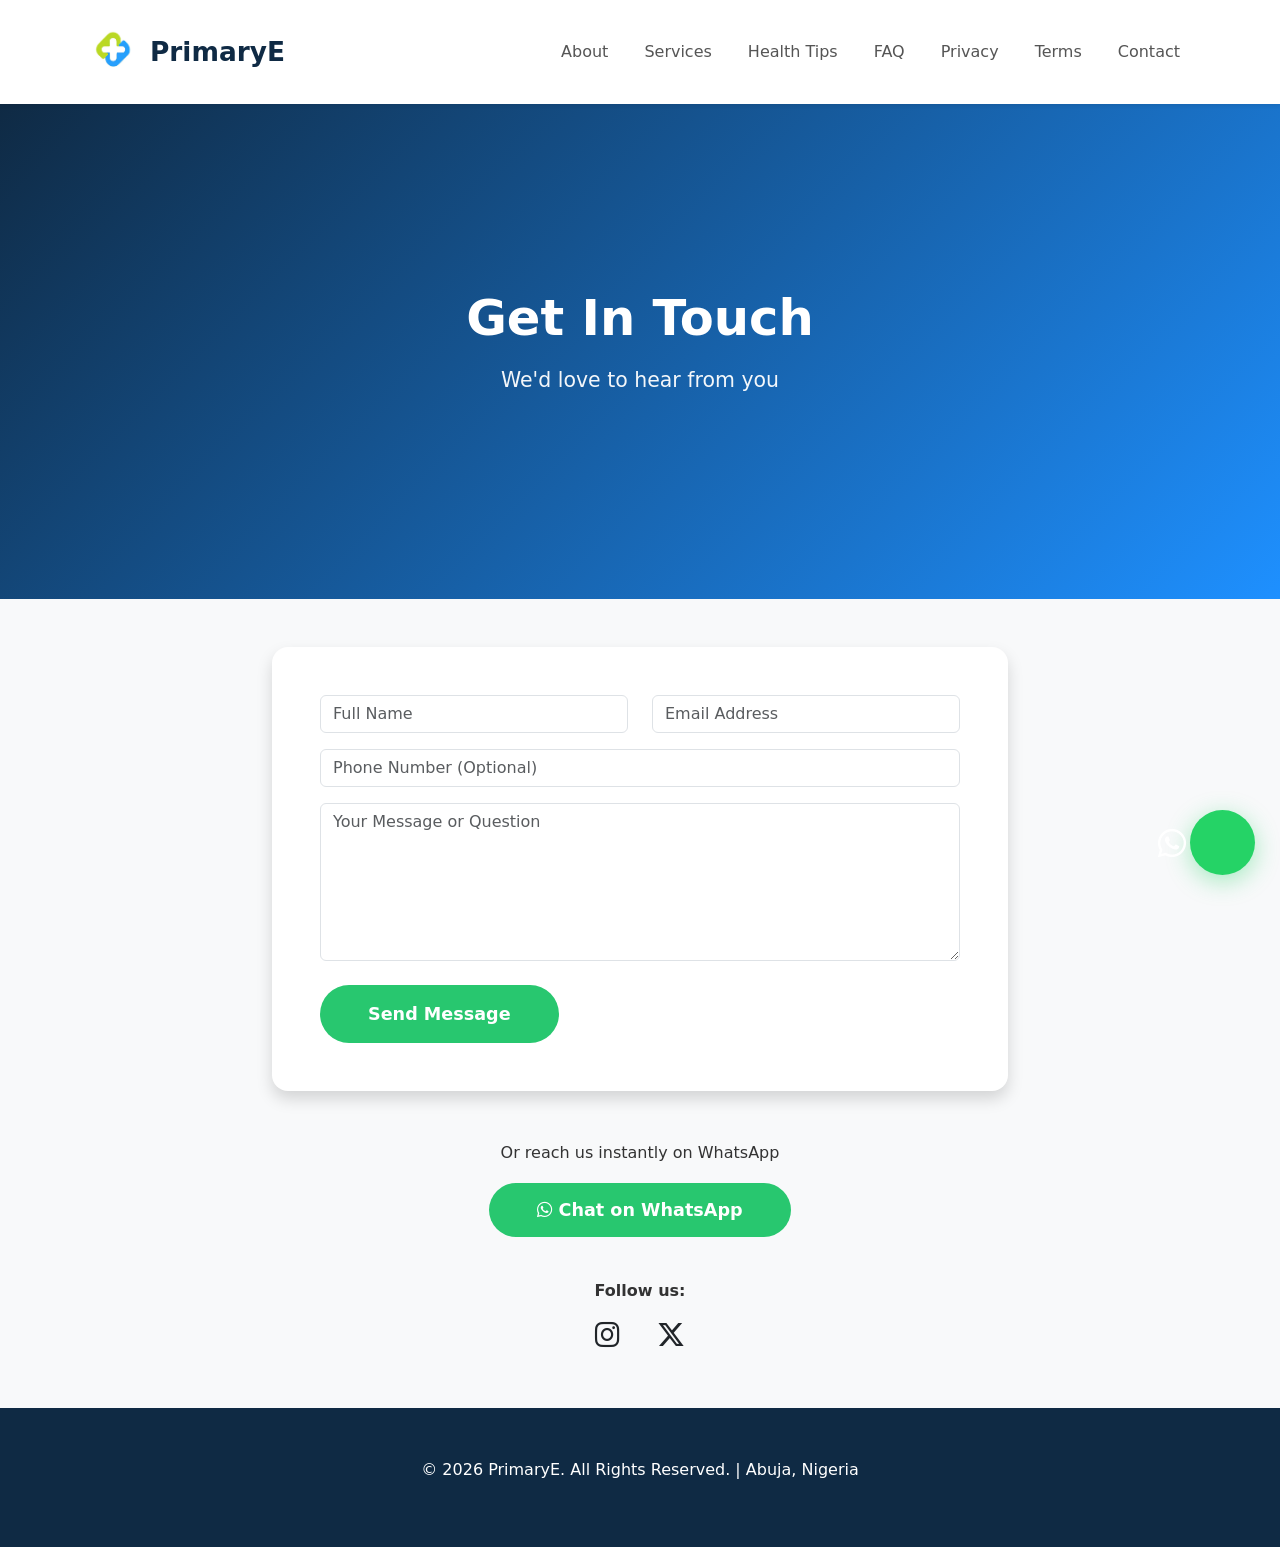
<file: contact.html>
<!DOCTYPE html>
<html lang="en">
<head>
  <meta charset="UTF-8">
  <meta name="viewport" content="width=device-width, initial-scale=1.0">
  <title>Contact Us - PrimaryE</title>
  <link href="https://cdn.jsdelivr.net/npm/bootstrap@5.3.0/dist/css/bootstrap.min.css" rel="stylesheet">
  <link rel="stylesheet" href="style.css">
  <link rel="stylesheet" href="https://cdnjs.cloudflare.com/ajax/libs/font-awesome/6.5.0/css/all.min.css">
</head>
<body>

  <!-- Navbar -->
  <nav class="navbar navbar-expand-lg navbar-light bg-white shadow-sm sticky-top">
    <div class="container">
      <a class="navbar-brand d-flex align-items-center" href="index.html">
        <img src="images/logo-icon.jpg" width="60" class="me-2">
        <strong>PrimaryE</strong>
      </a>
      
      <button class="navbar-toggler" type="button" data-bs-toggle="collapse" data-bs-target="#navbarNav">
        <span class="navbar-toggler-icon"></span>
      </button>

      <div class="collapse navbar-collapse" id="navbarNav">
        <div class="navbar-nav ms-auto">
          <a class="nav-link" href="about.html">About</a>
          <a class="nav-link" href="services.html">Services</a>
          <a class="nav-link" href="health-tips.html">Health Tips</a>
          <a class="nav-link" href="faq.html">FAQ</a>
          <a class="nav-link" href="privacy-policy.html">Privacy</a>
          <a class="nav-link" href="terms-of-service.html">Terms</a>
          <a class="nav-link" href="contact.html">Contact</a>
        </div>
      </div>
    </div>
  </nav>

  <!-- Hero -->
  <section class="hero text-center d-flex align-items-center" style="min-height: 55vh;">
    <div class="container">
      <h1 class="fw-bold display-4">Get In Touch</h1>
      <p class="lead mt-3">We'd love to hear from you</p>
    </div>
  </section>

  <section class="py-5">
    <div class="container">
      <div class="row justify-content-center">
        <div class="col-lg-8">
          <div class="card p-5 shadow">

            <!-- FormSubmit - Updated with correct redirect URL -->
            <form action="https://formsubmit.co/Primarye.info@gmail.com" method="POST">
              
              <div class="row">
                <div class="col-md-6 mb-3">
                  <input type="text" name="name" class="form-control" placeholder="Full Name" required>
                </div>
                <div class="col-md-6 mb-3">
                  <input type="email" name="email" class="form-control" placeholder="Email Address" required>
                </div>
              </div>

              <div class="mb-3">
                <input type="tel" name="phone" class="form-control" placeholder="Phone Number (Optional)">
              </div>

              <div class="mb-4">
                <textarea name="message" class="form-control" rows="6" placeholder="Your Message or Question" required></textarea>
              </div>

              <!-- Hidden fields -->
              <input type="hidden" name="_subject" value="New Contact Message from PrimaryE Website">
              <input type="hidden" name="_captcha" value="false">
              
              <!-- IMPORTANT: Full URL to thankyou.html - Replace with your actual domain if different -->
              <input type="hidden" name="_next" value="https://www.primaryehealth.com/thankyou.html">
              
              <input type="hidden" name="_autoresponse" value="Thank you for contacting PrimaryE. We have received your message and will respond as soon as possible.">

              <button type="submit" class="btn btn-success px-5 py-3">Send Message</button>
            </form>

          </div>
        </div>
      </div>

      <!-- WhatsApp & Social -->
      <div class="text-center mt-5">
        <p class="mb-3">Or reach us instantly on WhatsApp</p>
        <a href="https://wa.me/2349139106838" target="_blank" class="btn btn-success btn-lg px-5 mb-3">
          <i class="fab fa-whatsapp"></i> Chat on WhatsApp
        </a>

        <div class="mt-4">
          <p class="mb-2"><strong>Follow us:</strong></p>
          <a href="https://www.instagram.com/primary_ehealth?igsh=M3BwYjJieTd0aHF4&utm_source=qr" target="_blank" class="mx-3 text-dark fs-3"><i class="fab fa-instagram"></i></a>
          <a href="https://x.com/pharmprosper?s=21" target="_blank" class="mx-3 text-dark fs-3"><i class="fab fa-x-twitter"></i></a>
        </div>
      </div>
    </div>
  </section>

  <!-- Footer -->
  <footer class="py-5">
    <div class="container text-center">
      <p>&copy; 2026 PrimaryE. All Rights Reserved. | Abuja, Nigeria</p>
    </div>
  </footer>

  <!-- Floating WhatsApp -->
  <a href="https://wa.me/2349139106838" target="_blank" class="whatsapp-float">
    <i class="fab fa-whatsapp"></i>
    <span class="whatsapp-text">Chat on WhatsApp</span>
  </a>

  <script src="https://cdn.jsdelivr.net/npm/bootstrap@5.3.0/dist/js/bootstrap.bundle.min.js"></script>
</body>
</html>
</file>
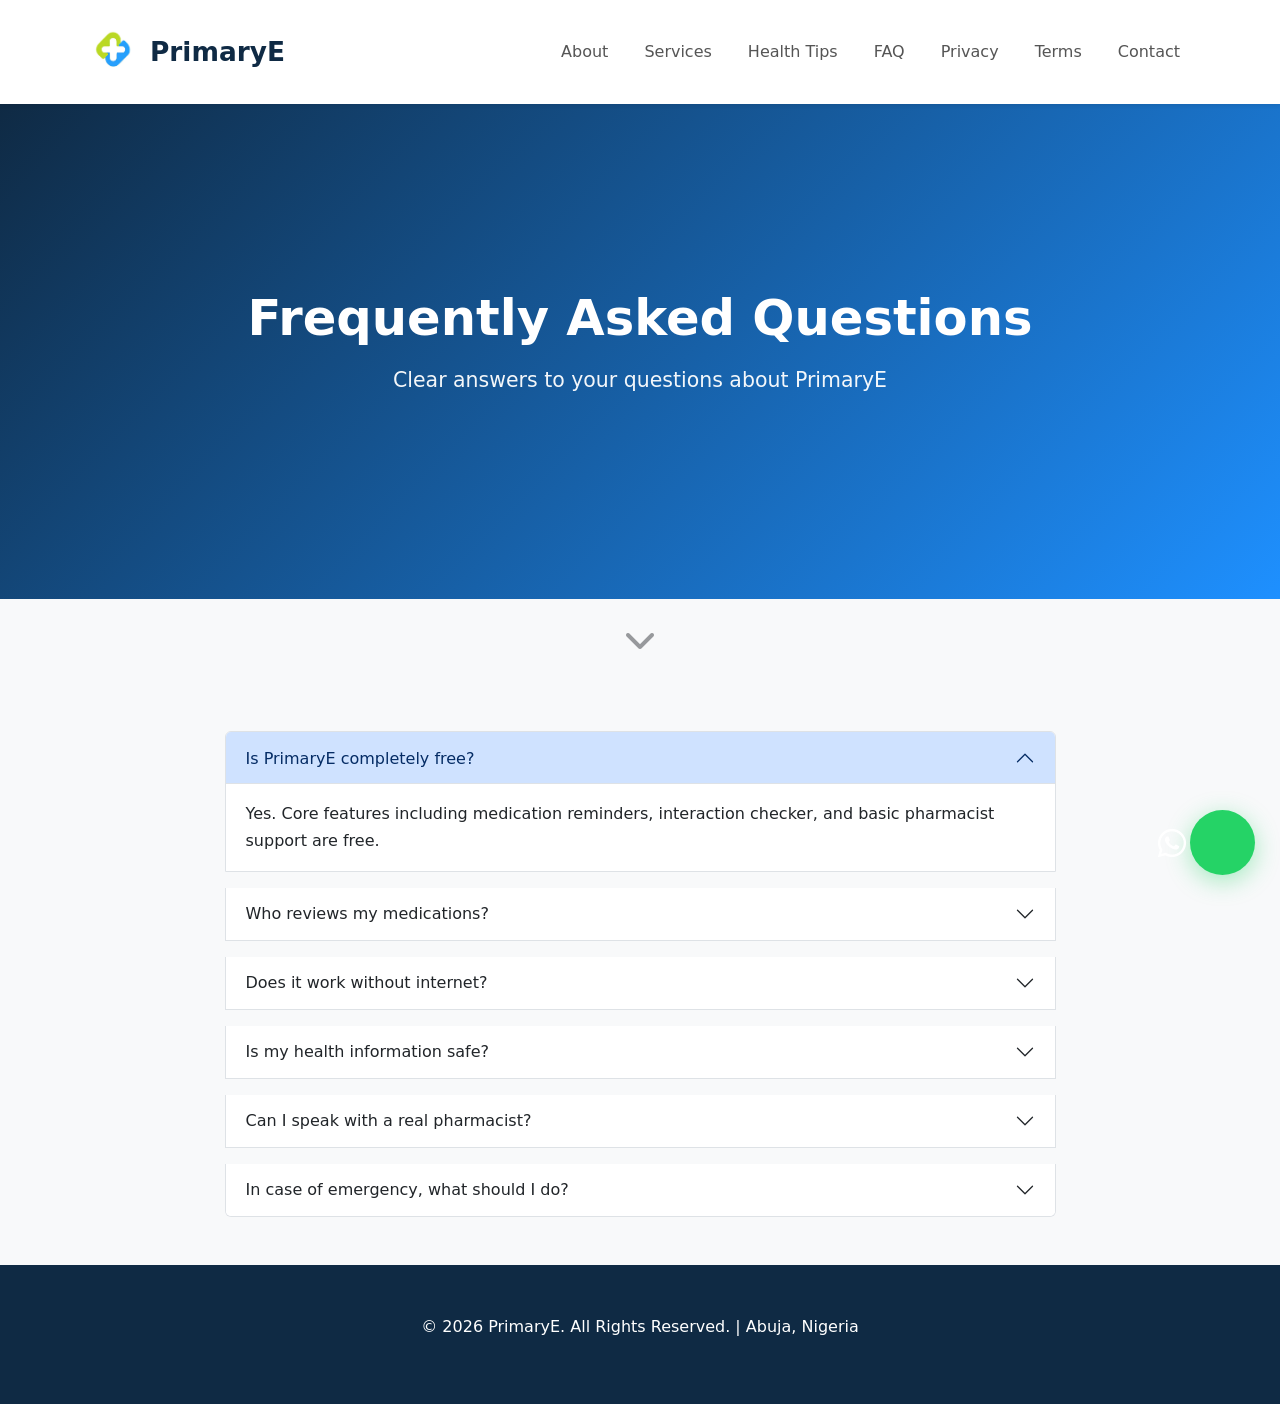
<file: faq.html>
<!DOCTYPE html>
<html lang="en">
<head>
  <meta charset="UTF-8">
  <meta name="viewport" content="width=device-width, initial-scale=1.0">
  <title>FAQ - PrimaryE</title>
  <link href="https://cdn.jsdelivr.net/npm/bootstrap@5.3.0/dist/css/bootstrap.min.css" rel="stylesheet">
  <link rel="stylesheet" href="style.css">
  <link rel="stylesheet" href="https://cdnjs.cloudflare.com/ajax/libs/font-awesome/6.5.0/css/all.min.css">
</head>
<body>

  <!-- Navbar -->
  <nav class="navbar navbar-expand-lg navbar-light bg-white shadow-sm sticky-top">
    <div class="container">
      <a class="navbar-brand d-flex align-items-center" href="index.html">
        <img src="images/logo-icon.jpg" width="60" class="me-2">
        <strong>PrimaryE</strong>
      </a>
      
      <button class="navbar-toggler" type="button" data-bs-toggle="collapse" data-bs-target="#navbarNav">
        <span class="navbar-toggler-icon"></span>
      </button>

      <div class="collapse navbar-collapse" id="navbarNav">
        <div class="navbar-nav ms-auto">
          <a class="nav-link" href="about.html">About</a>
          <a class="nav-link" href="services.html">Services</a>
          <a class="nav-link" href="health-tips.html">Health Tips</a>
          <a class="nav-link" href="faq.html">FAQ</a>
          <a class="nav-link" href="privacy-policy.html">Privacy</a>
          <a class="nav-link" href="terms-of-service.html">Terms</a>
          <a class="nav-link" href="contact.html">Contact</a>
        </div>
      </div>
    </div>
  </nav>

  <!-- Hero -->
  <section class="hero text-center d-flex align-items-center" style="min-height: 55vh;">
    <div class="container">
      <h1 class="fw-bold display-4">Frequently Asked Questions</h1>
      <p class="lead mt-3">Clear answers to your questions about PrimaryE</p>
    </div>
  </section>

  <div class="bg-light py-4 text-center">
    <div class="container">
      <i class="fas fa-chevron-down fa-2x text-muted" style="opacity: 0.6;"></i>
    </div>
  </div>

  <section class="py-5">
    <div class="container">
      <div class="row justify-content-center">
        <div class="col-lg-9">

          <div class="accordion" id="faqAccordion">

            <div class="accordion-item mb-3">
              <h2 class="accordion-header">
                <button class="accordion-button" type="button" data-bs-toggle="collapse" data-bs-target="#q1" aria-expanded="true">
                  Is PrimaryE completely free?
                </button>
              </h2>
              <div id="q1" class="accordion-collapse collapse show" data-bs-parent="#faqAccordion">
                <div class="accordion-body">Yes. Core features including medication reminders, interaction checker, and basic pharmacist support are free.</div>
              </div>
            </div>

            <div class="accordion-item mb-3">
              <h2 class="accordion-header">
                <button class="accordion-button collapsed" type="button" data-bs-toggle="collapse" data-bs-target="#q2">
                  Who reviews my medications?
                </button>
              </h2>
              <div id="q2" class="accordion-collapse collapse" data-bs-parent="#faqAccordion">
                <div class="accordion-body">All services are pharmacist-led. Licensed pharmacists supervise the platform and provide consultations.</div>
              </div>
            </div>

            <div class="accordion-item mb-3">
              <h2 class="accordion-header">
                <button class="accordion-button collapsed" type="button" data-bs-toggle="collapse" data-bs-target="#q3">
                  Does it work without internet?
                </button>
              </h2>
              <div id="q3" class="accordion-collapse collapse" data-bs-parent="#faqAccordion">
                <div class="accordion-body">Yes. Your medication list and reminders work fully offline. Only pharmacist chat requires internet.</div>
              </div>
            </div>

            <div class="accordion-item mb-3">
              <h2 class="accordion-header">
                <button class="accordion-button collapsed" type="button" data-bs-toggle="collapse" data-bs-target="#q4">
                  Is my health information safe?
                </button>
              </h2>
              <div id="q4" class="accordion-collapse collapse" data-bs-parent="#faqAccordion">
                <div class="accordion-body">Yes. We use strong encryption and never share your personal or health data without your permission.</div>
              </div>
            </div>

            <div class="accordion-item mb-3">
              <h2 class="accordion-header">
                <button class="accordion-button collapsed" type="button" data-bs-toggle="collapse" data-bs-target="#q5">
                  Can I speak with a real pharmacist?
                </button>
              </h2>
              <div id="q5" class="accordion-collapse collapse" data-bs-parent="#faqAccordion">
                <div class="accordion-body">Yes. You can chat directly with licensed pharmacists for personalized medication advice.</div>
              </div>
            </div>

            <div class="accordion-item">
              <h2 class="accordion-header">
                <button class="accordion-button collapsed" type="button" data-bs-toggle="collapse" data-bs-target="#q6">
                  In case of emergency, what should I do?
                </button>
              </h2>
              <div id="q6" class="accordion-collapse collapse" data-bs-parent="#faqAccordion">
                <div class="accordion-body">PrimaryE is not for emergencies. In any medical emergency, please call 112, 767 or visit the nearest hospital immediately.</div>
              </div>
            </div>

          </div>
        </div>
      </div>
    </div>
  </section>

  <!-- Footer -->
  <footer class="py-5">
    <div class="container text-center">
      <p>&copy; 2026 PrimaryE. All Rights Reserved. | Abuja, Nigeria</p>
    </div>
  </footer>

  <!-- Floating WhatsApp -->
  <a href="https://wa.me/2349139106838" target="_blank" class="whatsapp-float">
    <i class="fab fa-whatsapp"></i>
    <span class="whatsapp-text">Chat on WhatsApp</span>
  </a>

  <script src="https://cdn.jsdelivr.net/npm/bootstrap@5.3.0/dist/js/bootstrap.bundle.min.js"></script>
</body>
</html>
</file>
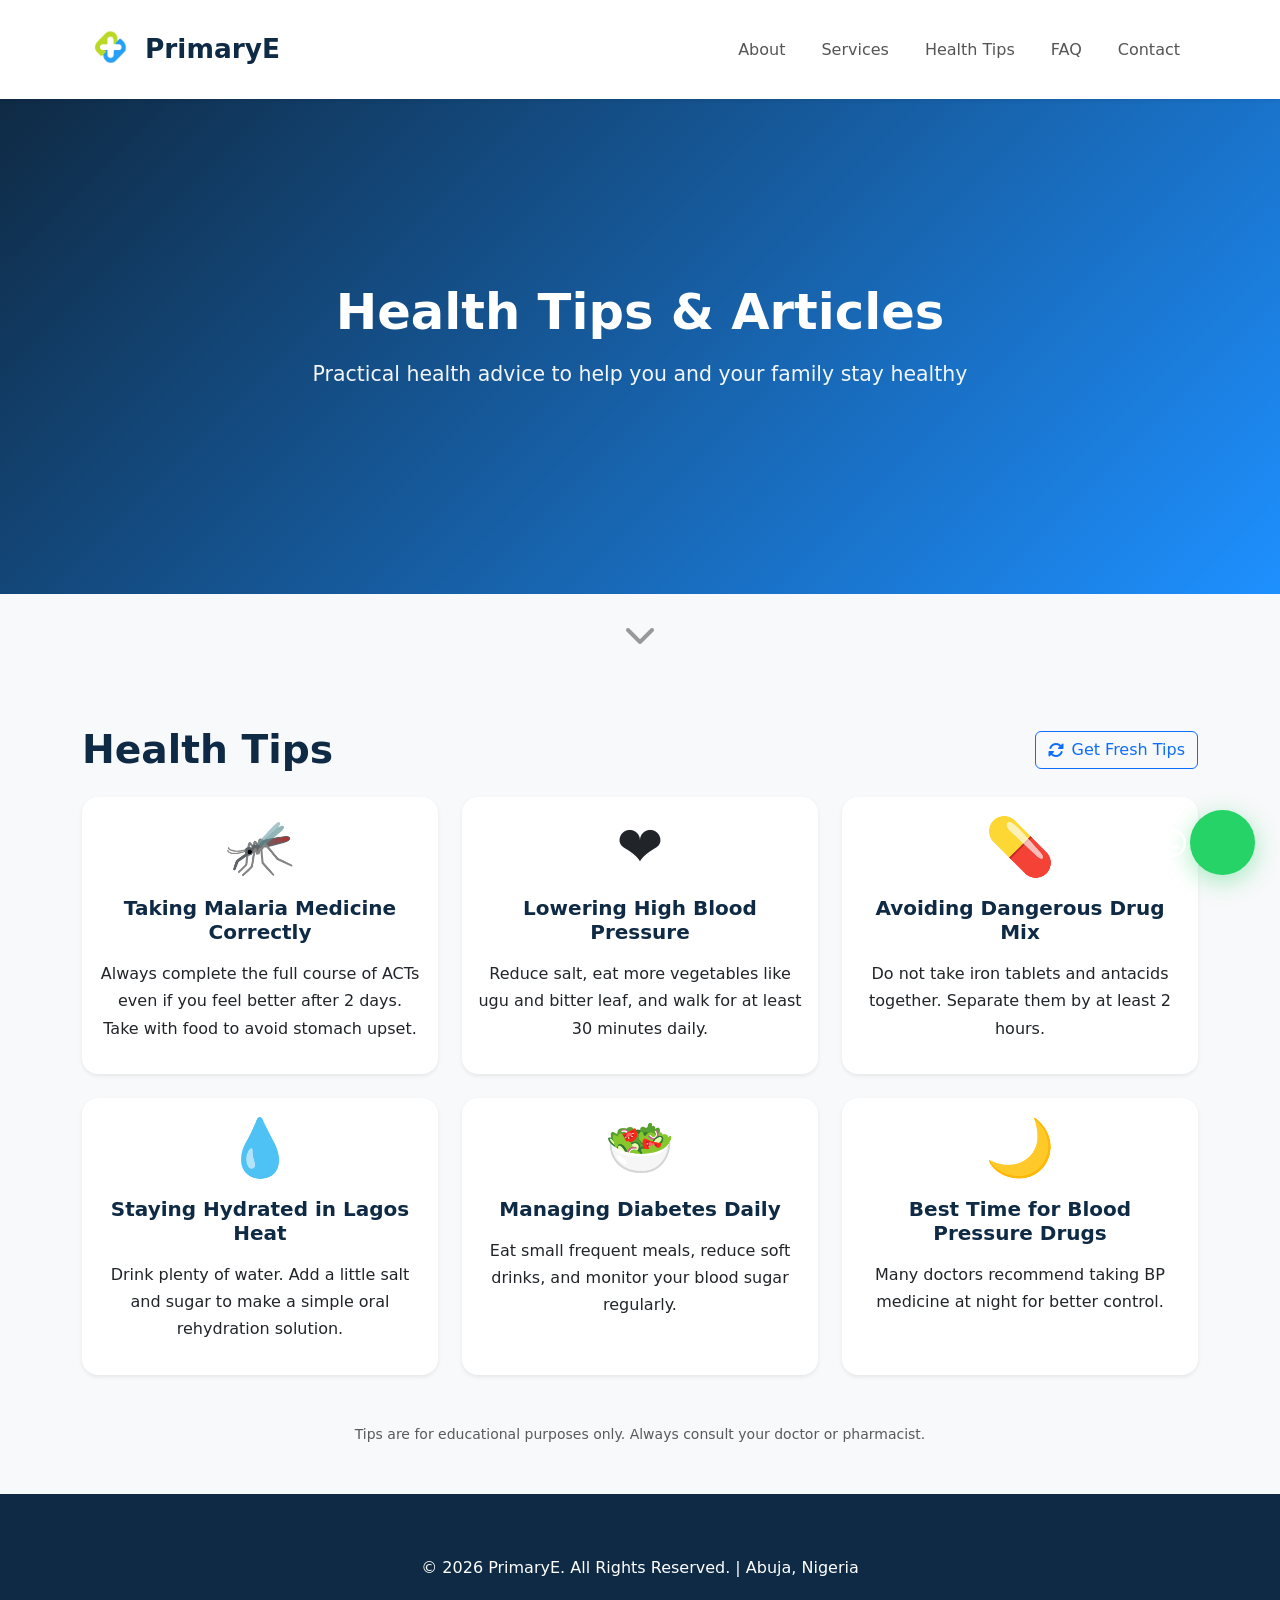
<file: health-tips.html>
<!DOCTYPE html>
<html lang="en">
<head>
  <meta charset="UTF-8">
  <meta name="viewport" content="width=device-width, initial-scale=1.0">
  <title>Health Tips - PrimaryE</title>
  <link href="https://cdn.jsdelivr.net/npm/bootstrap@5.3.0/dist/css/bootstrap.min.css" rel="stylesheet">
  <link rel="stylesheet" href="style.css">
  
  <link rel="stylesheet" href="https://cdnjs.cloudflare.com/ajax/libs/font-awesome/6.5.0/css/all.min.css">
</head>
<body>

  <!-- Navbar (same as before) -->
  <nav class="navbar navbar-expand-lg navbar-light bg-white shadow-sm sticky-top">
  <div class="container">
    <a class="navbar-brand d-flex align-items-center" href="index.html">
      <img src="images/logo-icon.jpg" width="55" class="me-2">
      <strong>PrimaryE</strong>
    </a>
    
    <button class="navbar-toggler" type="button" data-bs-toggle="collapse" data-bs-target="#navbarNav" 
            aria-controls="navbarNav" aria-expanded="false" aria-label="Toggle navigation">
      <span class="navbar-toggler-icon"></span>
    </button>

    <div class="collapse navbar-collapse" id="navbarNav">
      <div class="navbar-nav ms-auto">
        <a class="nav-link" href="about.html">About</a>
        <a class="nav-link" href="services.html">Services</a>
        <a class="nav-link" href="health-tips.html">Health Tips</a>
        <a class="nav-link" href="faq.html">FAQ</a>
        <a class="nav-link" href="contact.html">Contact</a>
      </div>
    </div>
  </div>
</nav>

  <!-- Hero -->
  <section class="hero text-center d-flex align-items-center" style="min-height: 55vh;">
    <div class="container">
      <h1 class="fw-bold display-4">Health Tips & Articles</h1>
      <p class="lead mt-3">Practical health advice to help you and your family stay healthy</p>
    </div>
  </section>

  <div class="bg-light py-4 text-center">
    <div class="container">
      <i class="fas fa-chevron-down fa-2x text-muted" style="opacity: 0.6;"></i>
    </div>
  </div>

  <section class="py-5">
    <div class="container">
      <div class="d-flex justify-content-between align-items-center mb-4 flex-wrap gap-3">
        <h2 class="section-title text-start mb-0">Health Tips</h2>
        <button onclick="loadFreshTips()" class="btn btn-outline-primary d-flex align-items-center gap-2">
          <i class="fas fa-sync-alt"></i>
          <span>Get Fresh Tips</span>
        </button>
      </div>

      <div id="loading" class="text-center py-5 d-none">
        <div class="spinner-border text-primary" role="status"></div>
        <p class="mt-3 text-muted">Loading tips...</p>
      </div>

      <div id="tips-container" class="row g-4"></div>

      <div class="text-center mt-5 text-muted small">
        Tips are for educational purposes only. Always consult your doctor or pharmacist.
      </div>
    </div>
  </section>

  <footer>
    <div class="container text-center">
      <p>&copy; 2026 PrimaryE. All Rights Reserved. | Abuja, Nigeria</p>
    </div>
  </footer>

  <script>
    const tipsContainer = document.getElementById('tips-container');
    const loading = document.getElementById('loading');

    // Reliable local tips (always works)
    const localTips = [
      { icon: "🦟", title: "Taking Malaria Medicine Correctly", text: "Always complete the full course of ACTs even if you feel better after 2 days. Take with food to avoid stomach upset." },
      { icon: "❤️", title: "Lowering High Blood Pressure", text: "Reduce salt, eat more vegetables like ugu and bitter leaf, and walk for at least 30 minutes daily." },
      { icon: "💊", title: "Avoiding Dangerous Drug Mix", text: "Do not take iron tablets and antacids together. Separate them by at least 2 hours." },
      { icon: "💧", title: "Staying Hydrated in Lagos Heat", text: "Drink plenty of water. Add a little salt and sugar to make a simple oral rehydration solution." },
      { icon: "🥗", title: "Managing Diabetes Daily", text: "Eat small frequent meals, reduce soft drinks, and monitor your blood sugar regularly." },
      { icon: "🌙", title: "Best Time for Blood Pressure Drugs", text: "Many doctors recommend taking BP medicine at night for better control." }
    ];

    async function loadFreshTips() {
      tipsContainer.innerHTML = '';
      loading.classList.remove('d-none');

      try {
        // Try real API (will probably fail due to CORS when testing locally)
        const res = await fetch('https://odphp.health.gov/myhealthfinder/api/v4/itemlist.json?Type=topic&Lang=en');
        const data = await res.json();
        // ... (we can keep this for when site is hosted)

        // For now, use local tips
        throw new Error("Using local tips");   // Force fallback for now

      } catch (e) {
        // Fallback to local tips (this will always run for now)
        let html = '';
        localTips.forEach(tip => {
          html += `
            <div class="col-md-6 col-lg-4">
              <div class="card h-100 shadow-sm">
                <div class="card-body text-center">
                  <div class="display-4 mb-3">${tip.icon}</div>
                  <h5>${tip.title}</h5>
                  <p class="mt-3">${tip.text}</p>
                </div>
              </div>
            </div>`;
        });
        tipsContainer.innerHTML = html;
      }

      loading.classList.add('d-none');
    }

    // Load tips when page opens
    window.onload = loadFreshTips;
  </script>
  <!-- Improved Floating WhatsApp Button -->
<a href="https://wa.me/2349139106838" 
   target="_blank" 
   class="whatsapp-float"
   title="Chat with us on WhatsApp">
  <i class="fab fa-whatsapp"></i>
  <span class="whatsapp-text">Chat on WhatsApp</span>
</a>
<script src="https://cdn.jsdelivr.net/npm/bootstrap@5.3.0/dist/js/bootstrap.bundle.min.js"></script>
</body>
</html>
</file>
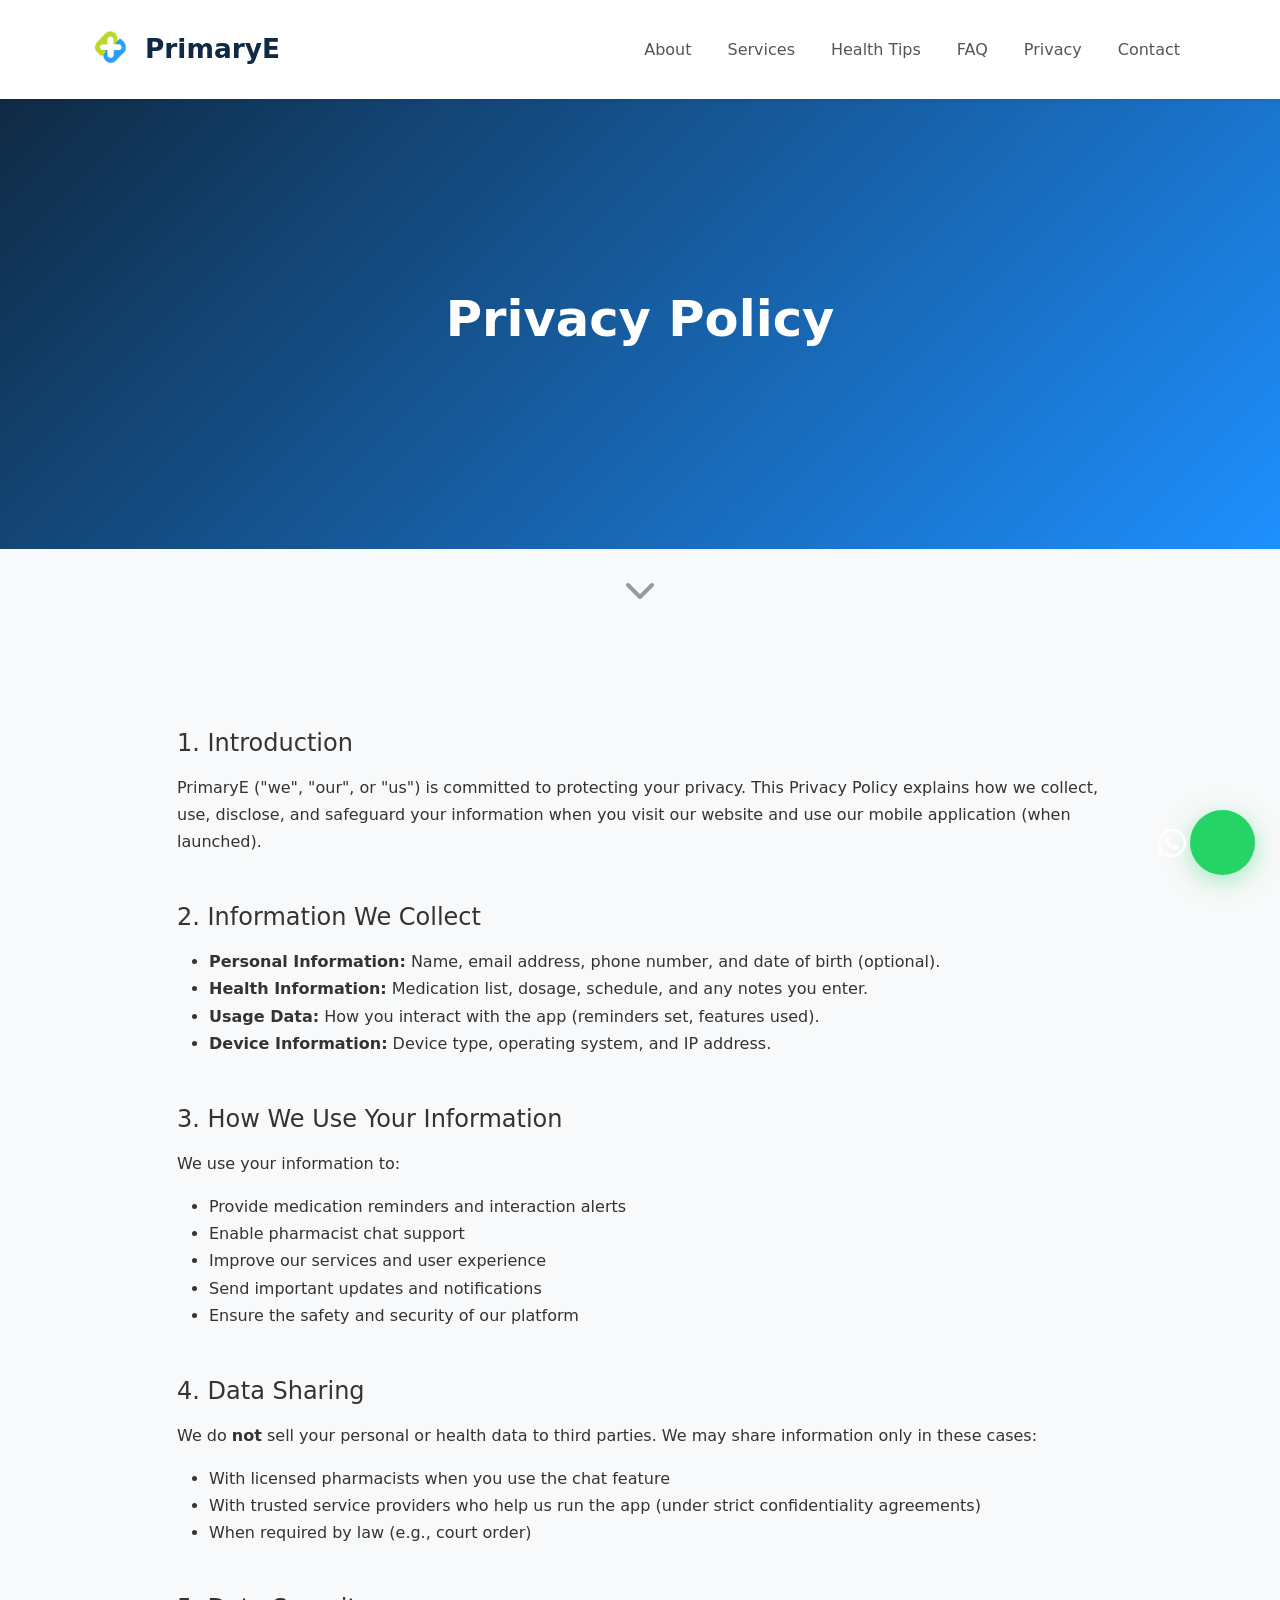
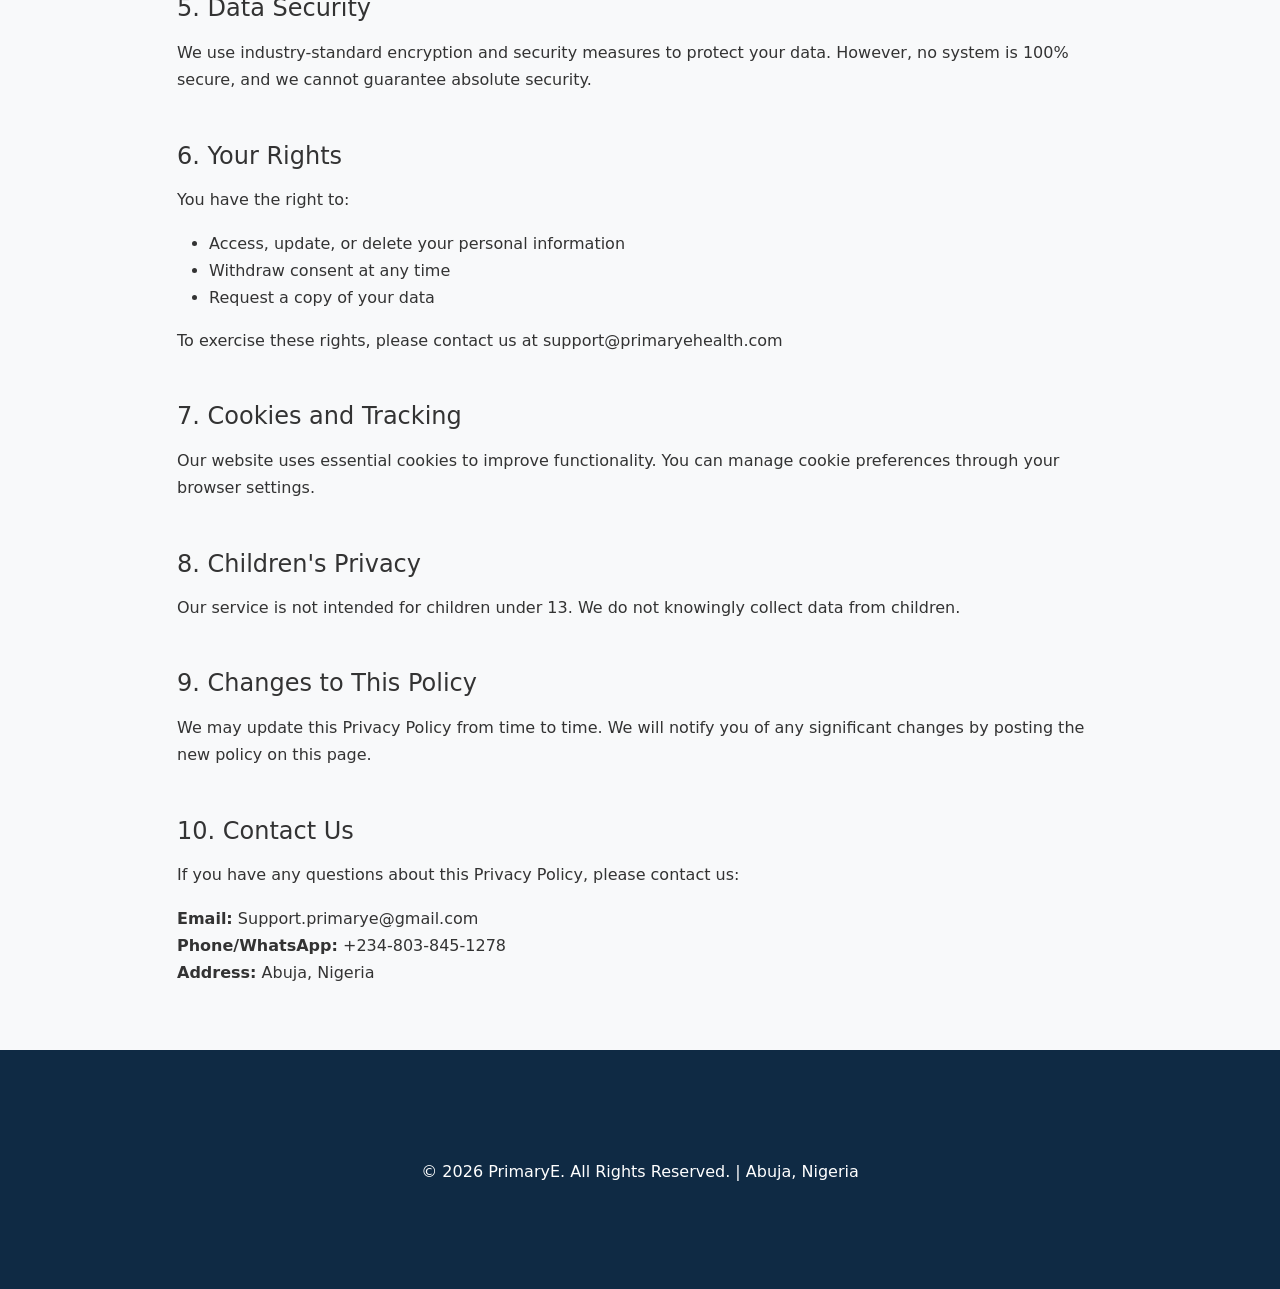
<file: privacy-policy.html>
<!DOCTYPE html>
<html lang="en">
<head>
  <meta charset="UTF-8">
  <meta name="viewport" content="width=device-width, initial-scale=1.0">
  <title>Privacy Policy - PrimaryE</title>
  <link href="https://cdn.jsdelivr.net/npm/bootstrap@5.3.0/dist/css/bootstrap.min.css" rel="stylesheet">
  <link rel="stylesheet" href="style.css">
  <link rel="stylesheet" href="https://cdnjs.cloudflare.com/ajax/libs/font-awesome/6.5.0/css/all.min.css">
</head>
<body>

  <!-- Navbar -->
  <nav class="navbar navbar-expand-lg navbar-light bg-white shadow-sm sticky-top">
    <div class="container">
      <a class="navbar-brand d-flex align-items-center" href="index.html">
        <img src="images/logo-icon.jpg" width="55" class="me-2">
        <strong>PrimaryE</strong>
      </a>
      
      <button class="navbar-toggler" type="button" data-bs-toggle="collapse" data-bs-target="#navbarNav">
        <span class="navbar-toggler-icon"></span>
      </button>

      <div class="collapse navbar-collapse" id="navbarNav">
        <div class="navbar-nav ms-auto">
          <a class="nav-link" href="about.html">About</a>
          <a class="nav-link" href="services.html">Services</a>
          <a class="nav-link" href="health-tips.html">Health Tips</a>
          <a class="nav-link" href="faq.html">FAQ</a>
          <a class="nav-link" href="privacy-policy.html">Privacy</a>
          <a class="nav-link" href="contact.html">Contact</a>
        </div>
      </div>
    </div>
  </nav>

  <!-- Hero -->
  <section class="hero text-center d-flex align-items-center" style="min-height: 50vh;">
    <div class="container">
      <h1 class="fw-bold display-4">Privacy Policy</h1>
      
    </div>
  </section>

  <div class="bg-light py-4 text-center">
    <div class="container">
      <i class="fas fa-chevron-down fa-2x text-muted" style="opacity: 0.6;"></i>
    </div>
  </div>

  <!-- Content -->
  <section class="py-5">
    <div class="container">
      <div class="row justify-content-center">
        <div class="col-lg-10">

          <h4 class="mt-5 mb-3">1. Introduction</h4>
          <p>PrimaryE ("we", "our", or "us") is committed to protecting your privacy. This Privacy Policy explains how we collect, use, disclose, and safeguard your information when you visit our website and use our mobile application (when launched).</p>

          <h4 class="mt-5 mb-3">2. Information We Collect</h4>
          <ul>
            <li><strong>Personal Information:</strong> Name, email address, phone number, and date of birth (optional).</li>
            <li><strong>Health Information:</strong> Medication list, dosage, schedule, and any notes you enter.</li>
            <li><strong>Usage Data:</strong> How you interact with the app (reminders set, features used).</li>
            <li><strong>Device Information:</strong> Device type, operating system, and IP address.</li>
          </ul>

          <h4 class="mt-5 mb-3">3. How We Use Your Information</h4>
          <p>We use your information to:</p>
          <ul>
            <li>Provide medication reminders and interaction alerts</li>
            <li>Enable pharmacist chat support</li>
            <li>Improve our services and user experience</li>
            <li>Send important updates and notifications</li>
            <li>Ensure the safety and security of our platform</li>
          </ul>

          <h4 class="mt-5 mb-3">4. Data Sharing</h4>
          <p>We do <strong>not</strong> sell your personal or health data to third parties. We may share information only in these cases:</p>
          <ul>
            <li>With licensed pharmacists when you use the chat feature</li>
            <li>With trusted service providers who help us run the app (under strict confidentiality agreements)</li>
            <li>When required by law (e.g., court order)</li>
          </ul>

          <h4 class="mt-5 mb-3">5. Data Security</h4>
          <p>We use industry-standard encryption and security measures to protect your data. However, no system is 100% secure, and we cannot guarantee absolute security.</p>

          <h4 class="mt-5 mb-3">6. Your Rights</h4>
          <p>You have the right to:</p>
          <ul>
            <li>Access, update, or delete your personal information</li>
            <li>Withdraw consent at any time</li>
            <li>Request a copy of your data</li>
          </ul>
          <p>To exercise these rights, please contact us at support@primaryehealth.com</p>

          <h4 class="mt-5 mb-3">7. Cookies and Tracking</h4>
          <p>Our website uses essential cookies to improve functionality. You can manage cookie preferences through your browser settings.</p>

          <h4 class="mt-5 mb-3">8. Children's Privacy</h4>
          <p>Our service is not intended for children under 13. We do not knowingly collect data from children.</p>

          <h4 class="mt-5 mb-3">9. Changes to This Policy</h4>
          <p>We may update this Privacy Policy from time to time. We will notify you of any significant changes by posting the new policy on this page.</p>

          <h4 class="mt-5 mb-3">10. Contact Us</h4>
          <p>If you have any questions about this Privacy Policy, please contact us:</p>
          <p><strong>Email:</strong> Support.primarye@gmail.com<br>
             <strong>Phone/WhatsApp:</strong> +234-803-845-1278<br>
             <strong>Address:</strong> Abuja, Nigeria</p>

        </div>
      </div>
    </div>
  </section>

  <!-- Footer -->
  <footer>
    <div class="container text-center py-5">
      <p>&copy; 2026 PrimaryE. All Rights Reserved. | Abuja, Nigeria</p>
    </div>
  </footer>

  <!-- Floating WhatsApp -->
  <a href="https://wa.me/2349139106838" target="_blank" class="whatsapp-float" title="Chat with us on WhatsApp">
    <i class="fab fa-whatsapp"></i>
    <span class="whatsapp-text">Chat on WhatsApp</span>
  </a>

  <script src="https://cdn.jsdelivr.net/npm/bootstrap@5.3.0/dist/js/bootstrap.bundle.min.js"></script>
</body>
</html>
</file>
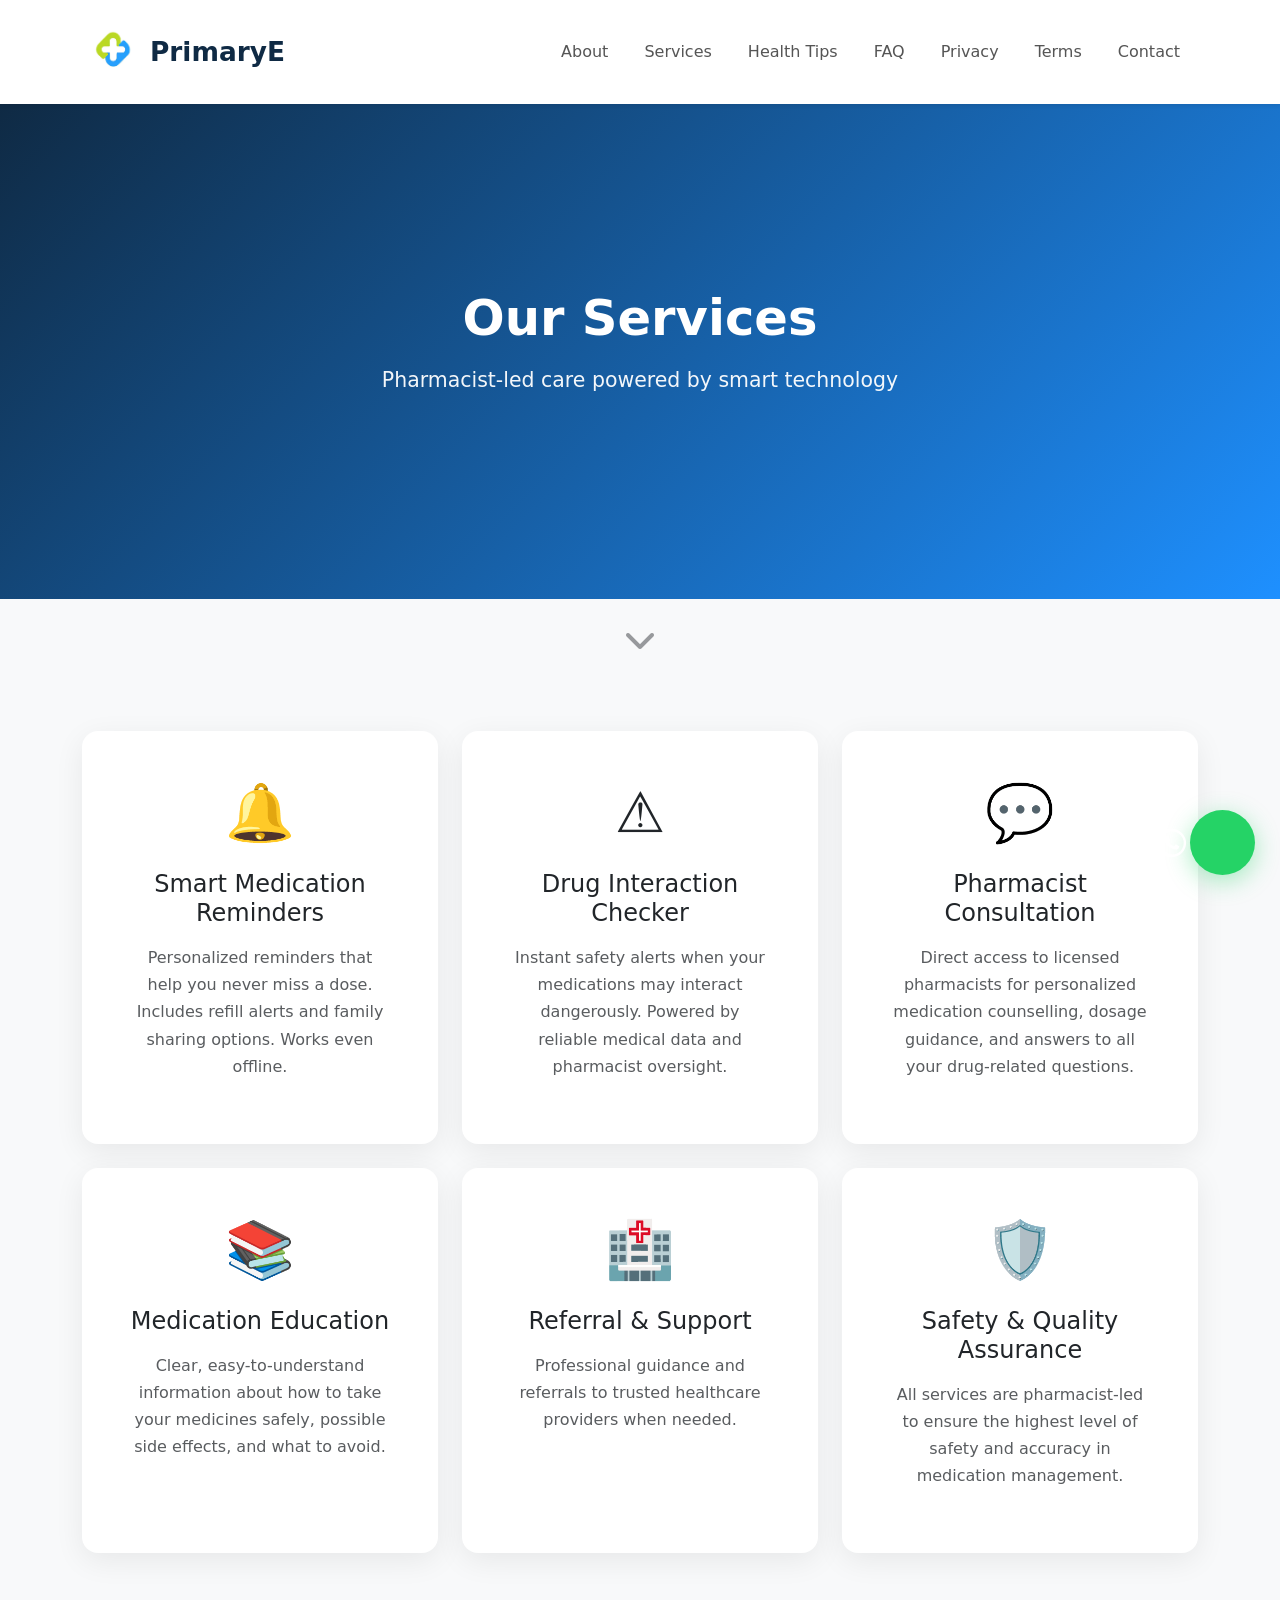
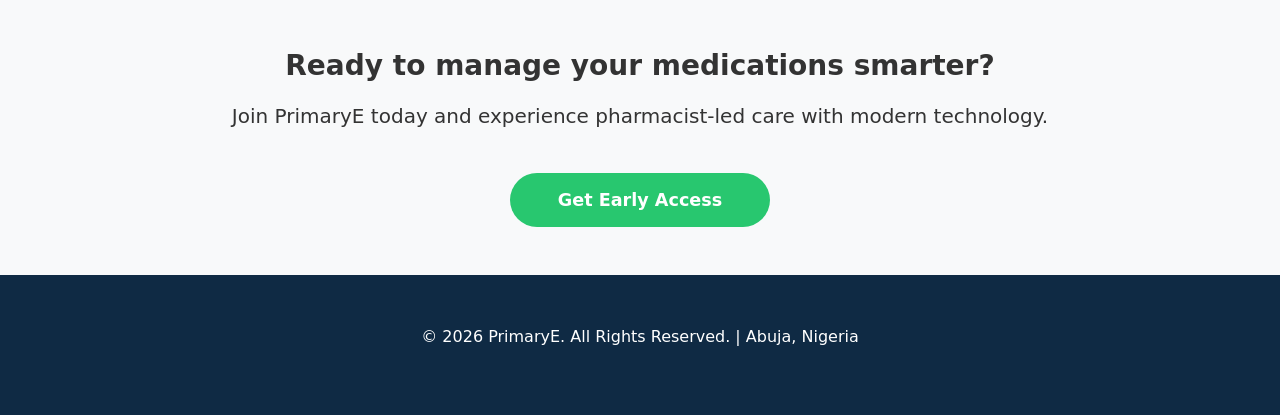
<file: services.html>
<!DOCTYPE html>
<html lang="en">
<head>
  <meta charset="UTF-8">
  <meta name="viewport" content="width=device-width, initial-scale=1.0">
  <title>Services - PrimaryE</title>
  <link href="https://cdn.jsdelivr.net/npm/bootstrap@5.3.0/dist/css/bootstrap.min.css" rel="stylesheet">
  <link rel="stylesheet" href="style.css">
  <link rel="stylesheet" href="https://cdnjs.cloudflare.com/ajax/libs/font-awesome/6.5.0/css/all.min.css">
</head>
<body>

  <!-- Navbar -->
  <nav class="navbar navbar-expand-lg navbar-light bg-white shadow-sm sticky-top">
    <div class="container">
      <a class="navbar-brand d-flex align-items-center" href="index.html">
        <img src="images/logo-icon.jpg" width="60" class="me-2">
        <strong>PrimaryE</strong>
      </a>
      
      <button class="navbar-toggler" type="button" data-bs-toggle="collapse" data-bs-target="#navbarNav">
        <span class="navbar-toggler-icon"></span>
      </button>

      <div class="collapse navbar-collapse" id="navbarNav">
        <div class="navbar-nav ms-auto">
          <a class="nav-link" href="about.html">About</a>
          <a class="nav-link" href="services.html">Services</a>
          <a class="nav-link" href="health-tips.html">Health Tips</a>
          <a class="nav-link" href="faq.html">FAQ</a>
          <a class="nav-link" href="privacy-policy.html">Privacy</a>
          <a class="nav-link" href="terms-of-service.html">Terms</a>
          <a class="nav-link" href="contact.html">Contact</a>
        </div>
      </div>
    </div>
  </nav>

  <!-- Hero -->
  <section class="hero text-center d-flex align-items-center" style="min-height: 55vh;">
    <div class="container">
      <h1 class="fw-bold display-4">Our Services</h1>
      <p class="lead mt-3">Pharmacist-led care powered by smart technology</p>
    </div>
  </section>

  <div class="bg-light py-4 text-center">
    <div class="container">
      <i class="fas fa-chevron-down fa-2x text-muted" style="opacity: 0.6;"></i>
    </div>
  </div>

  <!-- Services Section -->
  <section class="py-5">
    <div class="container">
      <div class="row g-4">

        <div class="col-lg-4 col-md-6">
          <div class="card h-100 text-center p-5">
            <div class="display-4 mb-4">🔔</div>
            <h4 class="mb-3">Smart Medication Reminders</h4>
            <p class="text-muted">Personalized reminders that help you never miss a dose. Includes refill alerts and family sharing options. Works even offline.</p>
          </div>
        </div>

        <div class="col-lg-4 col-md-6">
          <div class="card h-100 text-center p-5">
            <div class="display-4 mb-4">⚠️</div>
            <h4 class="mb-3">Drug Interaction Checker</h4>
            <p class="text-muted">Instant safety alerts when your medications may interact dangerously. Powered by reliable medical data and pharmacist oversight.</p>
          </div>
        </div>

        <div class="col-lg-4 col-md-6">
          <div class="card h-100 text-center p-5">
            <div class="display-4 mb-4">💬</div>
            <h4 class="mb-3">Pharmacist Consultation</h4>
            <p class="text-muted">Direct access to licensed pharmacists for personalized medication counselling, dosage guidance, and answers to all your drug-related questions.</p>
          </div>
        </div>

        <div class="col-lg-4 col-md-6">
          <div class="card h-100 text-center p-5">
            <div class="display-4 mb-4">📚</div>
            <h4 class="mb-3">Medication Education</h4>
            <p class="text-muted">Clear, easy-to-understand information about how to take your medicines safely, possible side effects, and what to avoid.</p>
          </div>
        </div>

        <div class="col-lg-4 col-md-6">
          <div class="card h-100 text-center p-5">
            <div class="display-4 mb-4">🏥</div>
            <h4 class="mb-3">Referral & Support</h4>
            <p class="text-muted">Professional guidance and referrals to trusted healthcare providers when needed.</p>
          </div>
        </div>

        <div class="col-lg-4 col-md-6">
          <div class="card h-100 text-center p-5">
            <div class="display-4 mb-4">🛡️</div>
            <h4 class="mb-3">Safety & Quality Assurance</h4>
            <p class="text-muted">All services are pharmacist-led to ensure the highest level of safety and accuracy in medication management.</p>
          </div>
        </div>

      </div>
    </div>
  </section>

  <!-- Final CTA -->
  <section class="py-5 bg-light text-center">
    <div class="container">
      <h3 class="fw-bold">Ready to manage your medications smarter?</h3>
      <p class="lead mt-3">Join PrimaryE today and experience pharmacist-led care with modern technology.</p>
      <button class="btn btn-success btn-lg mt-4 px-5" data-bs-toggle="modal" data-bs-target="#comingSoonModal">
        Get Early Access
      </button>
    </div>
  </section>

  <!-- Footer -->
  <footer class="py-5">
    <div class="container text-center">
      <p>&copy; 2026 PrimaryE. All Rights Reserved. | Abuja, Nigeria</p>
    </div>
  </footer>

  <!-- Floating WhatsApp -->
  <a href="https://wa.me/2349139106838" target="_blank" class="whatsapp-float" title="Chat with us on WhatsApp">
    <i class="fab fa-whatsapp"></i>
    <span class="whatsapp-text">Chat on WhatsApp</span>
  </a>

  <!-- Coming Soon Modal -->
  <div class="modal fade" id="comingSoonModal" tabindex="-1">
    <div class="modal-dialog modal-dialog-centered">
      <div class="modal-content">
        <div class="modal-header">
          <h5 class="modal-title">App Coming Soon</h5>
          <button type="button" class="btn-close" data-bs-dismiss="modal"></button>
        </div>
        <div class="modal-body">
          <p>Be the first to know when PrimaryE mobile app launches.</p>
          <form id="waitlistForm">
            <input type="text" class="form-control mb-3" placeholder="Your Name" required>
            <input type="email" class="form-control mb-3" placeholder="Email Address" required>
            <button type="submit" class="btn btn-success w-100 py-3">Join Waitlist</button>
          </form>
        </div>
      </div>
    </div>
  </div>

  <script src="https://cdn.jsdelivr.net/npm/bootstrap@5.3.0/dist/js/bootstrap.bundle.min.js"></script>
  <script>
    document.getElementById('waitlistForm').addEventListener('submit', function(e) {
      e.preventDefault();
      alert("✅ Thank you! You've been added to the waitlist.");
      bootstrap.Modal.getInstance(document.getElementById('comingSoonModal')).hide();
      this.reset();
    });
  </script>
</body>
</html>
</file>
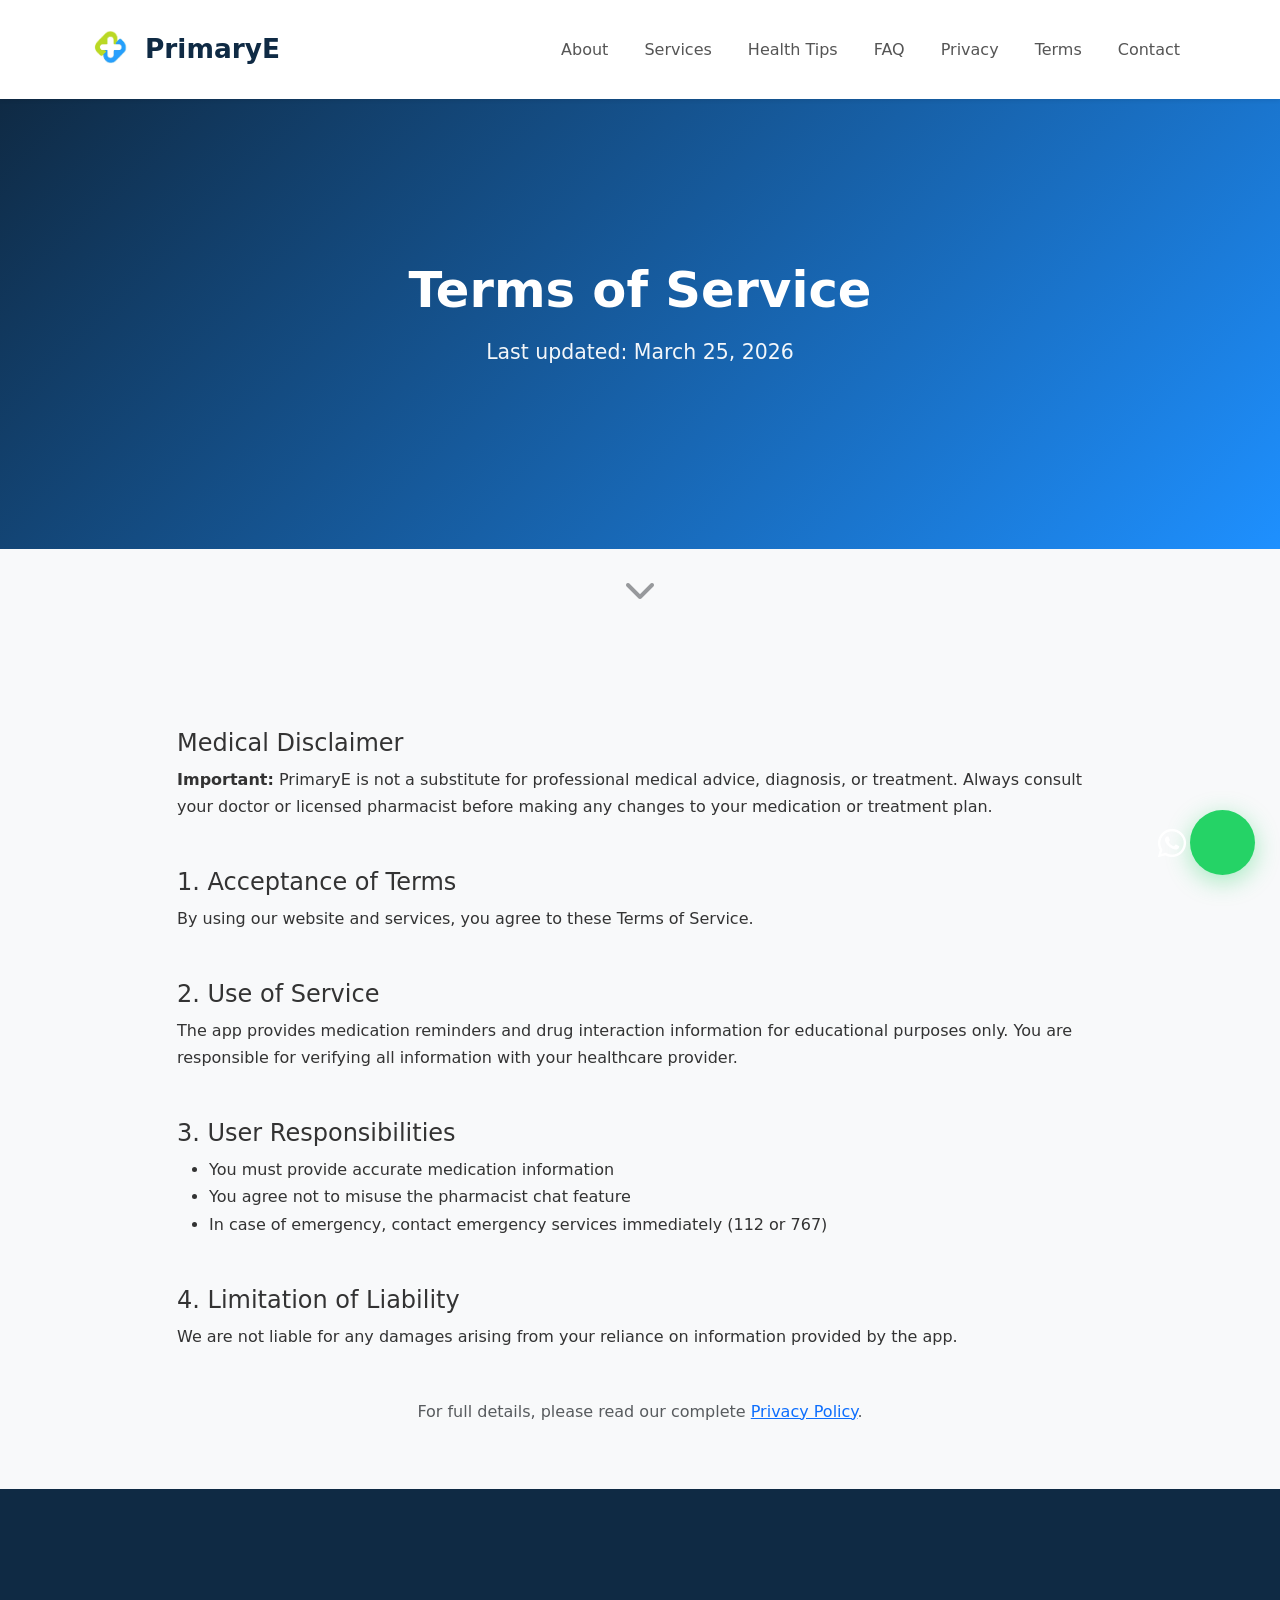
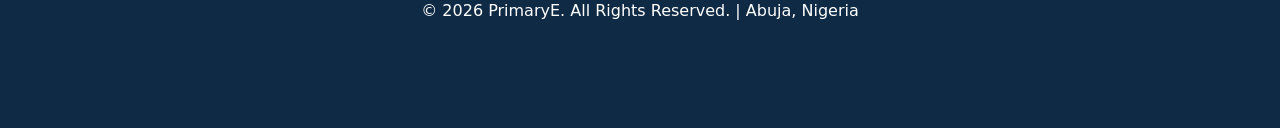
<file: terms-of-service.html>
<!DOCTYPE html>
<html lang="en">
<head>
  <meta charset="UTF-8">
  <meta name="viewport" content="width=device-width, initial-scale=1.0">
  <title>Terms of Service - PrimaryE</title>
  <link href="https://cdn.jsdelivr.net/npm/bootstrap@5.3.0/dist/css/bootstrap.min.css" rel="stylesheet">
  <link rel="stylesheet" href="style.css">
  <link rel="stylesheet" href="https://cdnjs.cloudflare.com/ajax/libs/font-awesome/6.5.0/css/all.min.css">
</head>
<body>

  <!-- Navbar (same as privacy policy) -->
  <nav class="navbar navbar-expand-lg navbar-light bg-white shadow-sm sticky-top">
    <div class="container">
      <a class="navbar-brand d-flex align-items-center" href="index.html">
        <img src="images/logo-icon.jpg" width="55" class="me-2">
        <strong>PrimaryE</strong>
      </a>
      <button class="navbar-toggler" type="button" data-bs-toggle="collapse" data-bs-target="#navbarNav">
        <span class="navbar-toggler-icon"></span>
      </button>
      <div class="collapse navbar-collapse" id="navbarNav">
        <div class="navbar-nav ms-auto">
          <a class="nav-link" href="about.html">About</a>
          <a class="nav-link" href="services.html">Services</a>
          <a class="nav-link" href="health-tips.html">Health Tips</a>
          <a class="nav-link" href="faq.html">FAQ</a>
          <a class="nav-link" href="privacy-policy.html">Privacy</a>
          <a class="nav-link" href="terms-of-service.html">Terms</a>
          <a class="nav-link" href="contact.html">Contact</a>
        </div>
      </div>
    </div>
  </nav>

  <section class="hero text-center d-flex align-items-center" style="min-height: 50vh;">
    <div class="container">
      <h1 class="fw-bold display-4">Terms of Service</h1>
      <p class="lead mt-3">Last updated: March 25, 2026</p>
    </div>
  </section>

  <div class="bg-light py-4 text-center">
    <div class="container">
      <i class="fas fa-chevron-down fa-2x text-muted" style="opacity: 0.6;"></i>
    </div>
  </div>

  <section class="py-5">
    <div class="container">
      <div class="row justify-content-center">
        <div class="col-lg-10">

          <h4 class="mt-5">Medical Disclaimer</h4>
          <p class="important-note"><strong>Important:</strong> PrimaryE is not a substitute for professional medical advice, diagnosis, or treatment. 
          Always consult your doctor or licensed pharmacist before making any changes to your medication or treatment plan.</p>

          <h4 class="mt-5">1. Acceptance of Terms</h4>
          <p>By using our website and services, you agree to these Terms of Service.</p>

          <h4 class="mt-5">2. Use of Service</h4>
          <p>The app provides medication reminders and drug interaction information for educational purposes only. 
          You are responsible for verifying all information with your healthcare provider.</p>

          <h4 class="mt-5">3. User Responsibilities</h4>
          <ul>
            <li>You must provide accurate medication information</li>
            <li>You agree not to misuse the pharmacist chat feature</li>
            <li>In case of emergency, contact emergency services immediately (112 or 767)</li>
          </ul>

          <h4 class="mt-5">4. Limitation of Liability</h4>
          <p>We are not liable for any damages arising from your reliance on information provided by the app.</p>

          <p class="mt-5 text-center text-muted">For full details, please read our complete <a href="privacy-policy.html">Privacy Policy</a>.</p>
        </div>
      </div>
    </div>
  </section>

  <footer>
    <div class="container text-center py-5">
      <p>&copy; 2026 PrimaryE. All Rights Reserved. | Abuja, Nigeria</p>
    </div>
  </footer>

  <!-- Floating WhatsApp -->
  <a href="https://wa.me/2349139106838" target="_blank" class="whatsapp-float">
    <i class="fab fa-whatsapp"></i>
    <span class="whatsapp-text">Chat on WhatsApp</span>
  </a>

  <script src="https://cdn.jsdelivr.net/npm/bootstrap@5.3.0/dist/js/bootstrap.bundle.min.js"></script>
</body>
</html>
</file>
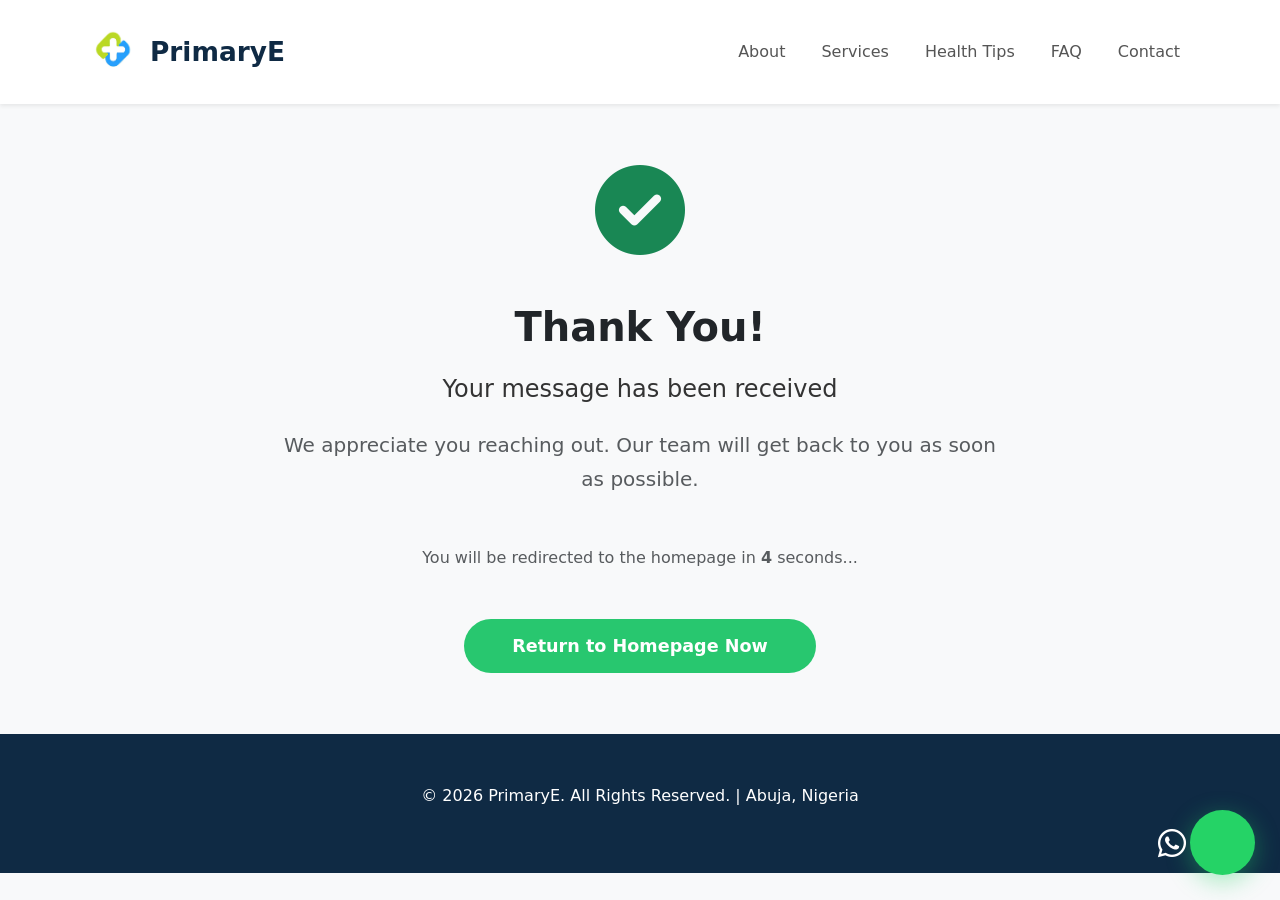
<file: thankyou.html>
<!DOCTYPE html>
<html lang="en">
<head>
  <meta charset="UTF-8">
  <meta name="viewport" content="width=device-width, initial-scale=1.0">
  <title>Thank You - PrimaryE</title>
  <link href="https://cdn.jsdelivr.net/npm/bootstrap@5.3.0/dist/css/bootstrap.min.css" rel="stylesheet">
  <link rel="stylesheet" href="style.css">
  <link rel="stylesheet" href="https://cdnjs.cloudflare.com/ajax/libs/font-awesome/6.5.0/css/all.min.css">
  
  <!-- Auto redirect to homepage after 5 seconds -->
  <meta http-equiv="refresh" content="5; url=index.html">
</head>
<body>

  <!-- Navbar -->
  <nav class="navbar navbar-expand-lg navbar-light bg-white shadow-sm sticky-top">
    <div class="container">
      <a class="navbar-brand d-flex align-items-center" href="index.html">
        <img src="images/logo-icon.jpg" width="60" class="me-2">
        <strong>PrimaryE</strong>
      </a>
      
      <button class="navbar-toggler" type="button" data-bs-toggle="collapse" data-bs-target="#navbarNav">
        <span class="navbar-toggler-icon"></span>
      </button>

      <div class="collapse navbar-collapse" id="navbarNav">
        <div class="navbar-nav ms-auto">
          <a class="nav-link" href="about.html">About</a>
          <a class="nav-link" href="services.html">Services</a>
          <a class="nav-link" href="health-tips.html">Health Tips</a>
          <a class="nav-link" href="faq.html">FAQ</a>
          <a class="nav-link" href="contact.html">Contact</a>
        </div>
      </div>
    </div>
  </nav>

  <!-- Thank You Content -->
  <section class="py-5" style="min-height: 70vh; display: flex; align-items: center;">
    <div class="container">
      <div class="row justify-content-center">
        <div class="col-lg-8 text-center">
          <div class="mb-5">
            <i class="fas fa-check-circle text-success" style="font-size: 90px;"></i>
          </div>
          
          <h1 class="fw-bold text-dark mb-4">Thank You!</h1>
          <h4 class="mb-4">Your message has been received</h4>
          
          <p class="lead text-muted mb-5">
            We appreciate you reaching out. Our team will get back to you as soon as possible.
          </p>

          <div class="text-muted mb-5">
            You will be redirected to the homepage in <strong><span id="countdown">5</span></strong> seconds...
          </div>

          <a href="index.html" class="btn btn-success btn-lg px-5">
            Return to Homepage Now
          </a>
        </div>
      </div>
    </div>
  </section>

  <!-- Footer -->
  <footer class="py-5">
    <div class="container text-center">
      <p>&copy; 2026 PrimaryE. All Rights Reserved. | Abuja, Nigeria</p>
    </div>
  </footer>

  <!-- Floating WhatsApp -->
  <a href="https://wa.me/2349139106838" target="_blank" class="whatsapp-float">
    <i class="fab fa-whatsapp"></i>
    <span class="whatsapp-text">Chat on WhatsApp</span>
  </a>

  <script src="https://cdn.jsdelivr.net/npm/bootstrap@5.3.0/dist/js/bootstrap.bundle.min.js"></script>

  <!-- Countdown & Auto Redirect Script -->
  <script>
    let seconds = 5;
    const countdownElement = document.getElementById('countdown');

    const timer = setInterval(() => {
      seconds--;
      countdownElement.textContent = seconds;

      if (seconds <= 0) {
        clearInterval(timer);
        window.location.href = "index.html";
      }
    }, 1000);
  </script>
</body>
</html>
</file>
<file: style.css>
/* ====================== Primary E-Health - Mature Professional Style ====================== */

:root {
  --primary: #0d6efd;
  --accent: #28c76f;
  --dark: #0f2a44;
  --light: #f8f9fa;
}

body {
  font-family: 'Segoe UI', system-ui, -apple-system, sans-serif;
  background-color: #f8f9fa;
  color: #333;
  line-height: 1.7;
}

/* ====================== Navbar ====================== */
.navbar {
  background: white !important;
  box-shadow: 0 4px 20px rgba(0, 0, 0, 0.07);
  padding: 16px 0;
  position: sticky;
  top: 0;
  z-index: 1000;
}

.navbar-brand {
  font-size: 1.65rem;
  font-weight: 700;
  color: var(--dark) !important;
}

.nav-link {
  color: #555 !important;
  font-weight: 500;
  margin: 0 10px;
}

.nav-link:hover {
  color: var(--accent) !important;
}

/* ====================== Hero - Blue Gradient (Kept as you like) ====================== */
.hero {
  background: linear-gradient(135deg, #0f2a44 0%, #1e90ff 100%);
  color: white;
  min-height: 85vh;
  display: flex;
  align-items: center;
  position: relative;
}

.hero h1 {
  font-size: 3.1rem;
  font-weight: 700;
  line-height: 1.15;
}

.hero p {
  font-size: 1.28rem;
  opacity: 0.95;
}

/* Buttons */
.btn-primary, .btn-success {
  padding: 14px 36px;
  font-size: 1.1rem;
  font-weight: 600;
  border-radius: 50px;
  transition: all 0.3s;
}

.btn-success {
  background-color: var(--accent);
  border: none;
}

.btn-success:hover {
  background-color: #20a35a;
  transform: translateY(-3px);
}

/* ====================== Sections Below Hero (Clean & Mature) ====================== */
section {
  padding: 90px 0;
}

.section-title {
  font-size: 2.45rem;
  font-weight: 700;
  color: var(--dark);
  margin-bottom: 50px;
  text-align: center;
}

/* Clean Cards */
.card {
  border: none;
  border-radius: 16px;
  box-shadow: 0 8px 30px rgba(0, 0, 0, 0.07);
  transition: all 0.4s ease;
  height: 100%;
  background: white;
}

.card:hover {
  transform: translateY(-10px);
  box-shadow: 0 20px 40px rgba(0, 0, 0, 0.1);
}

.card h5 {
  color: var(--dark);
  font-weight: 600;
}

/* Light background sections */
.bg-light {
  background-color: #f8f9fa !important;
}

/* Footer */
footer {
  background: var(--dark);
  color: white;
  padding: 60px 0 40px;
}

/* ====================== Floating WhatsApp ====================== */
.whatsapp-float {
  position: fixed;
  bottom: 25px;
  right: 25px;
  background: #25D366;
  color: white;
  width: 65px;
  height: 65px;
  border-radius: 50%;
  display: flex;
  align-items: center;
  justify-content: center;
  font-size: 32px;
  box-shadow: 0 6px 25px rgba(37, 211, 102, 0.4);
  z-index: 9999;
  text-decoration: none;
  transition: all 0.3s;
}

.whatsapp-float:hover {
  width: 230px;
  border-radius: 50px;
  justify-content: flex-start;
  padding-left: 20px;
}

.whatsapp-float i {
  margin-right: 12px;
}

.whatsapp-text {
  font-weight: 600;
  font-size: 15.5px;
  opacity: 0;
  transition: opacity 0.3s;
}

.whatsapp-float:hover .whatsapp-text {
  opacity: 1;
}

@media (max-width: 576px) {
  .whatsapp-float {
    width: 58px;
    height: 58px;
    font-size: 28px;
    bottom: 18px;
    right: 18px;
  }
  .whatsapp-float:hover { width: 58px; padding-left: 0; }
  .whatsapp-text { display: none; }
}

/* Responsive */
@media (max-width: 768px) {
  .hero h1 { font-size: 2.4rem; }
  .section-title { font-size: 2.1rem; }
  section { padding: 70px 0; }
}
</file>
